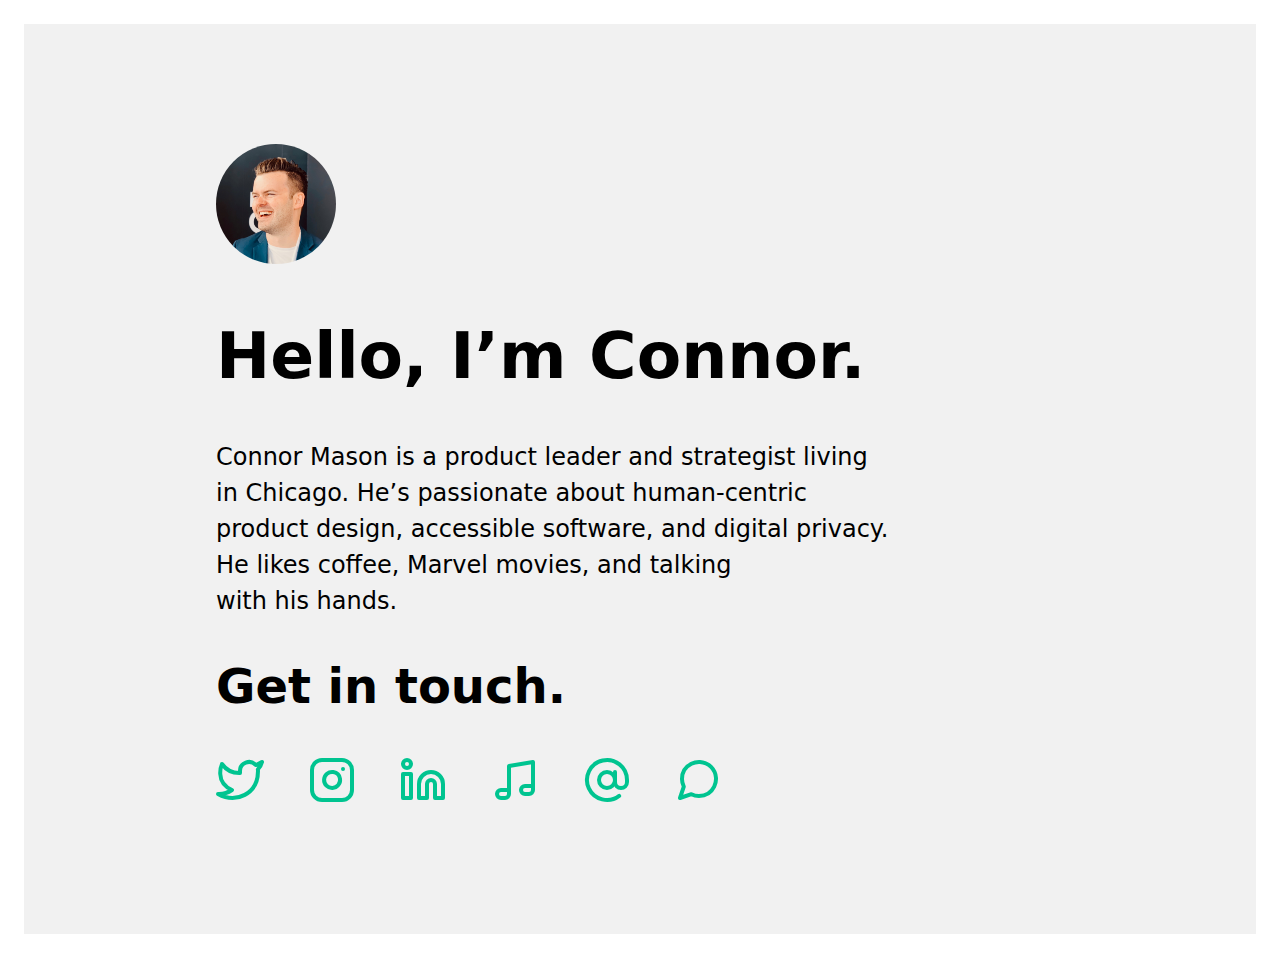
<file: index.html>
<!DOCTYPE html>
<html lang="en-US">

<head>
	<title>Hello, I&#8217;m Connor Mason → cnnr.land</title>
	<link rel="stylesheet" type="text/css" id="theme" href="./stylesheets/styles.css">
	<meta charset="utf-8"/>
	<meta name="description" content="Connor Mason is a product leader and strategist living in Chicago.">
	<meta name="viewport" content="width=device-width, initial-scale=1">
	<meta name="author" content="Connor Mason">
	<link rel="apple-touch-icon" href="./images/headshot.jpeg">
	<link rel="icon" href="./images/favicon.ico">
	<link rel="shortcut icon" href="./images/favicon.ico" />
	<meta property="og:title" content="Hello, I'm Connor Mason" />
	<meta property="og:url" content="https://cnnr.land/" />
	<meta property="og:image" content="./images/og-image.jpg" />
	<meta property="og:site_name" content="cnnr.land" />
	<meta property="og:description" content="Connor Mason is a product leader and strategist living in Chicago." />
	<meta name="twitter:card" content="summary" />
	<meta name="twitter:site" content="@conmas" />
	<meta name="twitter:domain" content="cnnr.land" />
	<meta name="twitter:title" content="Hello, I'm Connor Mason" />
	<meta name="twitter:description" content="Connor Mason is a product leader and strategist living in Chicago." />
	<meta name="twitter:image" content="./images/og-image.jpg" />
</head>

<body>

	<div class="main">

		<img class="headshot" src="./images/headshot.jpeg" alt="Connor Mason Headshot"></img>

		<h1>Hello, I&#8217;m Connor.</h1>

		<p>Connor Mason is a product leader and strategist living in Chicago. He&#8217;s passionate about human-centric product design, accessible software, and digital privacy. He likes coffee, Marvel movies, and talking with&nbsp;his&nbsp;hands.</p>

		<h2>Get in touch.</h2>

		<div class="icons">
			<a target="_blank" title="Follow @conmas on Twitter" href="https://www.twitter.com/conmas/">
				<svg xmlns="http://www.w3.org/2000/svg" width="24" height="24" viewBox="0 0 24 24" fill="none" stroke="currentColor" stroke-width="2" stroke-linecap="round" stroke-linejoin="round" class="feather feather-twitter">
					<path d="M23 3a10.9 10.9 0 0 1-3.14 1.53 4.48 4.48 0 0 0-7.86 3v1A10.66 10.66 0 0 1 3 4s-4 9 5 13a11.64 11.64 0 0 1-7 2c9 5 20 0 20-11.5a4.5 4.5 0 0 0-.08-.83A7.72 7.72 0 0 0 23 3z"></path>
				</svg>
			</a>
			<a target="_blank" title="Follow @conmas on Instagram" href="https://www.instagram.com/conmas/">
				<svg xmlns="http://www.w3.org/2000/svg" width="24" height="24" viewBox="0 0 24 24" fill="none" stroke="currentColor" stroke-width="2" stroke-linecap="round" stroke-linejoin="round" class="feather feather-instagram">
					<rect x="2" y="2" width="20" height="20" rx="5" ry="5"></rect>
					<path d="M16 11.37A4 4 0 1 1 12.63 8 4 4 0 0 1 16 11.37z"></path>
					<line x1="17.5" y1="6.5" x2="17.5" y2="6.5"></line>
				</svg>
			</a>
			<a target="_blank" title="Reach Connor on LinkedIn" href="https://www.linkedin.com/in/cnnrmsn/">
				<svg xmlns="http://www.w3.org/2000/svg" width="24" height="24" viewBox="0 0 24 24" fill="none" stroke="currentColor" stroke-width="2" stroke-linecap="round" stroke-linejoin="round" class="feather feather-linkedin">
					<path d="M16 8a6 6 0 0 1 6 6v7h-4v-7a2 2 0 0 0-2-2 2 2 0 0 0-2 2v7h-4v-7a6 6 0 0 1 6-6z"></path>
					<rect x="2" y="9" width="4" height="12"></rect>
					<circle cx="4" cy="4" r="2"></circle>
				</svg>
			</a>
			<a target="_blank" title="Follow Connor on Apple Music" href="https://itunes.apple.com/profile/cnnr/">
				<svg xmlns="http://www.w3.org/2000/svg" width="24" height="24" viewBox="0 0 24 24" fill="none" stroke="currentColor" stroke-width="2" stroke-linecap="round" stroke-linejoin="round" class="feather feather-music">
					<path d="M9 17H5a2 2 0 0 0-2 2 2 2 0 0 0 2 2h2a2 2 0 0 0 2-2zm12-2h-4a2 2 0 0 0-2 2 2 2 0 0 0 2 2h2a2 2 0 0 0 2-2z"></path>
					<polyline points="9 17 9 5 21 3 21 15"></polyline>
				</svg>
			</a>
			<a target="_blank" title="Send Connor an Email" href="mailto:connormason@icloud.com?subject=Hello%20Connor">
				<svg xmlns="http://www.w3.org/2000/svg" width="24" height="24" viewBox="0 0 24 24" fill="none" stroke="currentColor" stroke-width="2" stroke-linecap="round" stroke-linejoin="round" class="feather feather-at-sign">
					<circle cx="12" cy="12" r="4"></circle>
					<path d="M16 8v5a3 3 0 0 0 6 0v-1a10 10 0 1 0-3.92 7.94"></path>
				</svg>
			</a>
			<a target="_blank" title="Send Connor an iMessage" href="sms:connormason@icloud.com">
				<svg xmlns="http://www.w3.org/2000/svg" width="24" height="24" viewBox="0 0 24 24" fill="none" stroke="currentColor" stroke-width="2" stroke-linecap="round" stroke-linejoin="round" class="feather feather-message-circle">
					<path d="M21 11.5a8.38 8.38 0 0 1-.9 3.8 8.5 8.5 0 0 1-7.6 4.7 8.38 8.38 0 0 1-3.8-.9L3 21l1.9-5.7a8.38 8.38 0 0 1-.9-3.8 8.5 8.5 0 0 1 4.7-7.6 8.38 8.38 0 0 1 3.8-.9h.5a8.48 8.48 0 0 1 8 8v.5z"></path>
				</svg>
			</a>
		</div>

	</div>
	</div>

</body>

</html>
</file>
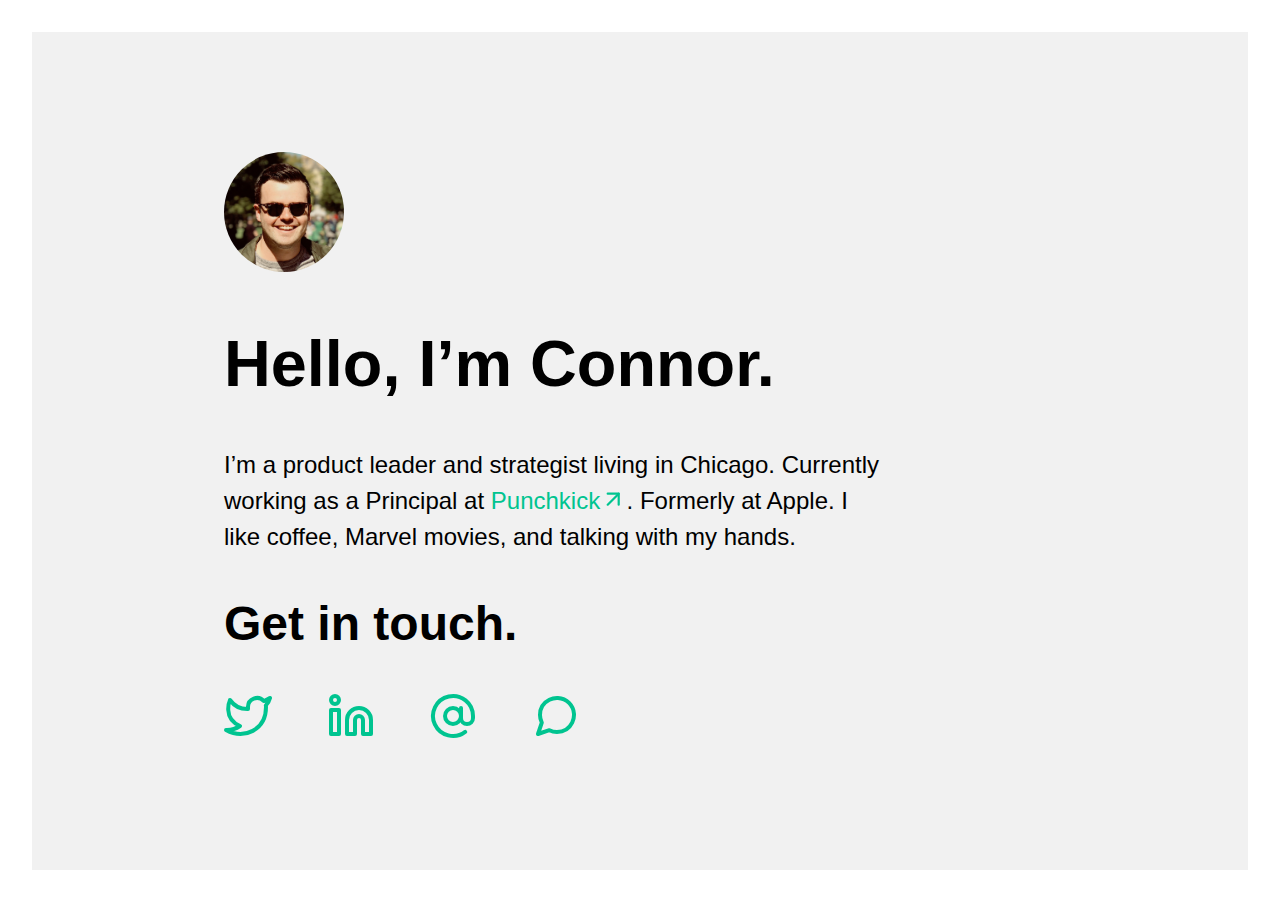
<file: home.html>
<!DOCTYPE html>
<html>
<head>
	<link rel="stylesheet" type="text/css" href="styles.css">
	<meta charset="utf-8"/>
	<meta name="description" content="Hello, I'm Connor. I'm a product leader and strategist living in Chicago.">
	<meta name="author" content="Connor Mason">
	<title>Hello, I&#8217;m Connor.</title>
</head>

<body>
	<div class="main">
		
		<img src="headshot.jpg"></img>
		
		<h1>Hello, I&#8217;m Connor.</h1>
		
		<p>I&#8217;m a product leader and strategist living in Chicago. Currently working as a Principal at <a target="_blank" title="Punchkick Interactive" href="https://www.punchkick.com/">Punchkick<svg xmlns="http://www.w3.org/2000/svg" width="24" height="24" viewBox="0 0 24 24" fill="none" stroke="currentColor" stroke-width="2" stroke-linecap="round" stroke-linejoin="round" class="arrow"><line x1="7" y1="17" x2="17" y2="7"></line><polyline points="7 7 17 7 17 17"></polyline></svg></a>. Formerly at Apple. I like coffee, Marvel movies, and talking with my hands.</p>
		
		<h2>Get in touch.</h2>
	
		<div class="social">
			
		<a target="_blank" title="Follow @conmas on Twitter" href="https://www.twitter.com/conmas/"><svg xmlns="http://www.w3.org/2000/svg" width="24" height="24" viewBox="0 0 24 24" fill="none" stroke="currentColor" stroke-width="2" stroke-linecap="round" stroke-linejoin="round" class="feather feather-twitter"><path d="M23 3a10.9 10.9 0 0 1-3.14 1.53 4.48 4.48 0 0 0-7.86 3v1A10.66 10.66 0 0 1 3 4s-4 9 5 13a11.64 11.64 0 0 1-7 2c9 5 20 0 20-11.5a4.5 4.5 0 0 0-.08-.83A7.72 7.72 0 0 0 23 3z"></path></svg></a>		
		
		<a target="_blank" title="Reach Connor on LinkedIn" href="https://www.linkedin.com/in/cnnrmsn/"><svg xmlns="http://www.w3.org/2000/svg" width="24" height="24" viewBox="0 0 24 24" fill="none" stroke="currentColor" stroke-width="2" stroke-linecap="round" stroke-linejoin="round" class="feather feather-linkedin"><path d="M16 8a6 6 0 0 1 6 6v7h-4v-7a2 2 0 0 0-2-2 2 2 0 0 0-2 2v7h-4v-7a6 6 0 0 1 6-6z"></path><rect x="2" y="9" width="4" height="12"></rect><circle cx="4" cy="4" r="2"></circle></svg></a>
		
		<a target="_blank" title="Send Connor an Email" href="mailto:work@cnnr.cc?subject=Hello Connor."><svg xmlns="http://www.w3.org/2000/svg" width="24" height="24" viewBox="0 0 24 24" fill="none" stroke="currentColor" stroke-width="2" stroke-linecap="round" stroke-linejoin="round" class="feather feather-at-sign"><circle cx="12" cy="12" r="4"></circle><path d="M16 8v5a3 3 0 0 0 6 0v-1a10 10 0 1 0-3.92 7.94"></path></svg></a>
		
		<a target="_blank" title="Send Connor an iMessage" href="sms:work@cnnr.cc"><svg xmlns="http://www.w3.org/2000/svg" width="24" height="24" viewBox="0 0 24 24" fill="none" stroke="currentColor" stroke-width="2" stroke-linecap="round" stroke-linejoin="round" class="feather feather-message-circle"><path d="M21 11.5a8.38 8.38 0 0 1-.9 3.8 8.5 8.5 0 0 1-7.6 4.7 8.38 8.38 0 0 1-3.8-.9L3 21l1.9-5.7a8.38 8.38 0 0 1-.9-3.8 8.5 8.5 0 0 1 4.7-7.6 8.38 8.38 0 0 1 3.8-.9h.5a8.48 8.48 0 0 1 8 8v.5z"></path></svg></a>
		
		</div>
		
	</div>
</body>

</html>
</file>
<file: stylesheets/styles.css>
:root {
  -ms-text-size-adjust: 100%;
  -webkit-text-size-adjust: 100%;
  font-family: -apple-system, system-ui, BlinkMacSystemFont, sans-serif;
  color-scheme: light dark;
  --div-main: #f1f1f1;
  --accent-color: #00c490;
  --accent-color-hover: #00915D;
  --accent-color-press: #005E2A;
}
@media (prefers-color-scheme: dark) {
  :root {
    --div-main: black;
    --accent-color: #e7126e;
    --accent-color-hover: #B4003B;
    --accent-color-press: #810008;
  }
}

body {
  height: 100%;
  margin: 0;
  line-height: 1.5em;
  padding: 1em;
  font-size: 1.5em;
}
@media (max-width: 1000px) {
  body {
    font-size: 1em;
  }
}
@media (max-width: 800px) {
  body {
    padding: 0.8em;
  }
}
@media (max-width: 600px) {
  body {
    padding: 0.5em;
  }
}
@media (prefers-color-scheme: dark) {
  body {
    background: url(../images/dark-background.png);
    background-repeat: no-repeat;
    background-position: center center;
    -webkit-background-size: cover;
    -moz-background-size: cover;
    -o-background-size: cover;
    background-size: cover;
  }
}

div.main {
  background-color: var(--div-main);
  padding: 5em 8em 5em 8em;
}
@media (max-width: 800px) {
  div.main {
    padding: 4em;
  }
}
@media (max-width: 600px) {
  div.main {
    padding: 2em;
  }
}

h1 {
  line-height: 1.2em;
  font-weight: 700;
  font-size: 2.7em;
}
@media (max-width: 800px) {
  h1 {
    font-size: 2em;
  }
}
@media (max-width: 600px) {
  h1 {
    font-size: 1.75em;
  }
}

h2 {
  line-height: 1.2em;
  font-weight: 700;
  font-size: 2em;
}
@media (max-width: 1000px) {
  h2 {
    font-size: 1.5em;
  }
}

a {
  color: var(--accent-color);
  text-decoration: none;
  transition: all 0.4s ease;
  transition-timing-function: ease-in-out;
  -webkit-transition: all 0.4s ease;
  -webkit-transition-timing-function: ease-in-out;
}
a:hover, a:focus {
  color: var(--accent-color-hover);
}
a:active {
  color: var(--accent-color-press);
}

svg, object {
  width: 2em;
  height: 2em;
  background-size: 2em 2em;
  padding-right: 1.5em;
}
@media (max-width: 800px) {
  svg, object {
    width: 1.8em;
    height: 1.8em;
    background-size: 1.8em 1.8em;
    padding-right: 1.25em;
  }
}
@media (max-width: 600px) {
  svg, object {
    width: 1.5em;
    height: 1.5em;
    background-size: 1.5em 1.5em;
    padding-right: 1em;
  }
}

p {
  max-width: 80%;
}

.headshot {
  height: 5em;
  width: 5em;
  border-radius: 500px;
  -webkit-border-radius: 500px;
  outline: none;
}

.arrow {
  display: inline;
  width: 1.1em;
  height: 1.1em;
  background-size: 1.1em 1.1em;
  outline: none;
  position: relative;
  top: 0.15em;
  bottom: 0em;
  padding: 0em;
}

/*# sourceMappingURL=styles.css.map */
</file>
<file: styles.css>
/* Widescreen Desktop */
@media only screen and (min-width: 1200px) {
  body {
	padding: 1em;
	font-family: -apple-system, SF UI, Helvetica Neue, Roboto, sans-serif;
	line-height: 1.5;
	font-size: 1.5em;
  }
  
  div.main {
	padding: 5em 8em 5em 8em;
	background-color: #f1f1f1;
  }
  
  h1 {
    font-size: 2.7em;
    line-height: 1.2em;
	font-weight: 700;
  }

  h2 {
	font-size: 2em;
	line-height: 1.2em;
	font-weight: 700;
  }
  
  p {
	max-width: 80%;
  }
}


/* Desktop */
@media only screen and (max-width: 1199px) {
  body {
	padding: 1em;
	font-family: -apple-system, SF UI, Helvetica Neue, Roboto, sans-serif;
	line-height: 1.5;
	font-size: 1.5em;
  }
  
  div.main {
	padding: 5em 8em 5em 8em;
	background-color: #f1f1f1;
  }
  
  h1 {
    font-size: 2.7em;
    line-height: 1.2em;
	font-weight: 700;
  }

  h2 {
	font-size: 2em;
	line-height: 1.2em;
	font-weight: 700;
  }
}

/* iPad Pro */
@media only screen and (max-width: 999px) {
  body {
	padding: 1em;
	font-family: -apple-system, SF UI, Helvetica Neue, Roboto, sans-serif;
	line-height: 1.5;
	font-size: 1em;
  }
  
  div.main {
	padding: 6em;
	background-color: #f1f1f1;
  }
  
  h1 {
    font-size: 2em;
    line-height: 1.2em;
	font-weight: 700;
  }

  h2 {
	font-size: 1.2em;
	line-height: 1.2em;
	font-weight: 700;
  }
}

/* iPad */
@media only screen and (max-width: 800px) {
  body {
	padding: 0.8em;
	font-family: -apple-system, SF UI, Helvetica Neue, Roboto, sans-serif;
	line-height: 1.5;
	font-size: 1em;
  }
  
  div.main {
	padding: 4em;
	background-color: #f1f1f1;
  }
  
  h1 {
    font-size: 2em;
    line-height: 1.2em;
	font-weight: 700;
  }

  h2 {
	font-size: 2em;
	line-height: 1.2em;
	font-weight: 700;
  }
} 

/* iPhone 8 Plus */
@media only screen and (max-width: 600px) {
  body {
	padding: 0.6em;
	font-family: -apple-system, SF UI, Helvetica Neue, Roboto, sans-serif;
	line-height: 1.5;
	font-size: 0.9em;
}

  div.main {
	padding: 3.5em;
	background-color: #f1f1f1;
  }
  
  h1 {
    font-size: 1.5em;
    line-height: 1.2em;
	font-weight: 700;
  }

  h2 {
	font-size: 1.25em;
	line-height: 1.2em;
	font-weight: 700;
  }
}

/* iPhone 8 */
/* @media only screen and (max-width: 400px) {
  body {
	padding: 0.5em;
	font-family: -apple-system, SF UI, Helvetica Neue, Roboto, sans-serif;
	line-height: 1.5;
	font-size: 0.8em;
  }

  div.main {
	padding: 3em;
	background-color: #f1f1f1;
  }
  
  h1 {
    font-size: 1.5em;
    line-height: 1.2em;
	font-weight: 700;
  }

  h2 {
	font-size: 1.25em;
	line-height: 1.2em;
	font-weight: 700;
  }
}

/* iPhone SE */
/* @media only screen and (max-width: 374px) {
  body {
	padding: 0.4em;
	font-family: -apple-system, SF UI, Helvetica Neue, Roboto, sans-serif;
	line-height: 1.5;
	font-size: 0.75em;
  }

  div.main {
	padding: 2.5em;
	background-color: #f1f1f1;
  }
  
  h1 {
    font-size: 1.5em;
    line-height: 1.2em;
	font-weight: 700;
  }

  h2 {
	font-size: 1.25em;
	line-height: 1.2em;
	font-weight: 700;
  }
} */

img {
	height: 5em;
	width: 5em;
	border-radius: 500px;
	-webkitborder-radius: 500px;
	outline: none;
}

a {
	line-height: 1.5;
	color: #00c490;
	text-decoration: none;
}

a:hover {
	color: #00694d;
}

a:active {
	color: #00694d;
}

svg {
	display: inline-block;
	width: 2em;
	height: 2em;
	background-size: 2em 2em;	
	outline: none;
	position: relative;
	padding-right: 2em;
}

div.social {
	display:inline-block;
}

svg.arrow {
	display: inline;
	width: 1.1em;
	height: 1.1em;
	background-size: 1.1em 1.1em;	
	outline: none;
	position: relative;
    top: 0.15em;
    bottom: 0em;
    padding: 0em;
}

/* p.footer {
	color: #a4a4a4;
	padding-left: 8em;
	font-size: x-small;
} */
</file>
